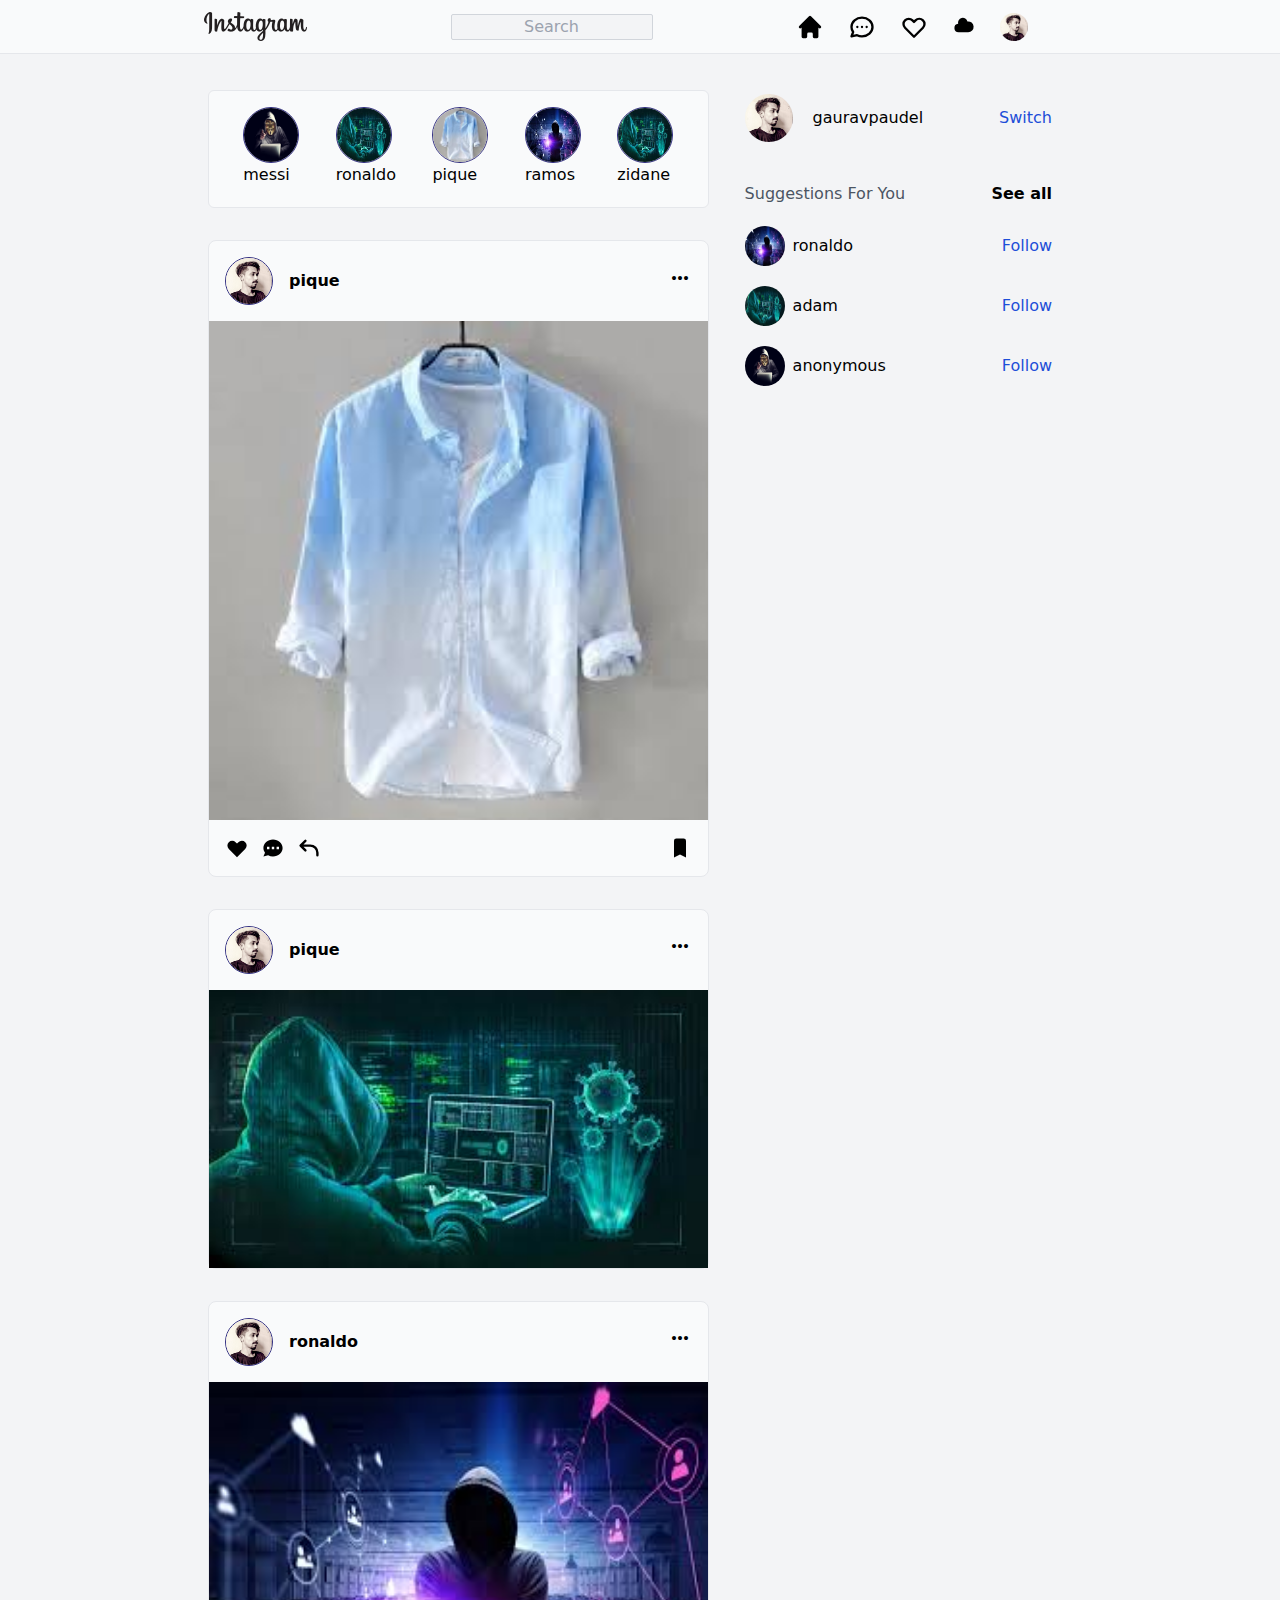
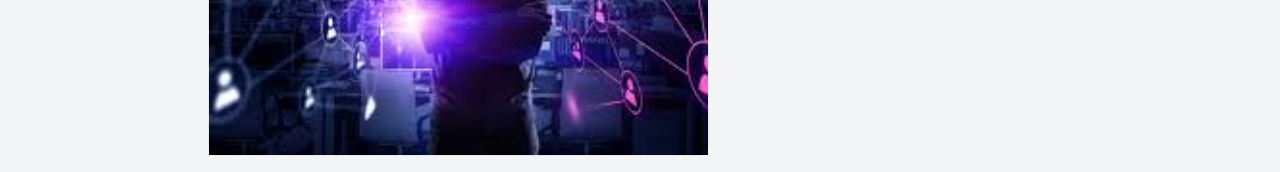
<file: index.html>
<!DOCTYPE html>
<html lang="en">
<head>
    <meta charset="UTF-8">
    <meta name="viewport" content="width=device-width, initial-scale=1.0">
    <title>Document</title>
    <link rel="stylesheet" href="styles.css">
    <link href="https://fonts.googleapis.com/icon?family=Material+Icons" rel="stylesheet">
</head>
<body class="bg-gray-100 font-">
    <!-- navbar -->
    <div class="lg:flex flex-row items-center justify-between bg-gray-50 w-full h-full p-3 border-b">
        <a href="#" class="lg:ml-48 ml-2"><img src="img/instagram.png"></a>
        <form class="hidden lg:block">
            <input type="text" placeholder="Search" class="border border-gray-300 bg-gray-100 text-gray-500 text-center rounded-sm">
        </form>

        <div class="flex flex-row justify-between text-2xl">

            <a class="mr-6" href="#">
                <svg class="w-7 h-7" fill="currentColor" viewBox="0 0 20 20" xmlns="http://www.w3.org/2000/svg"><path d="M10.707 2.293a1 1 0 00-1.414 0l-7 7a1 1 0 001.414 1.414L4 10.414V17a1 1 0 001 1h2a1 1 0 001-1v-2a1 1 0 011-1h2a1 1 0 011 1v2a1 1 0 001 1h2a1 1 0 001-1v-6.586l.293.293a1 1 0 001.414-1.414l-7-7z"></path></svg>
            </a>

            <a class="mr-6" href="#">
                <svg class="w-7 h-7" fill="none" stroke="currentColor" viewBox="0 0 24 24" xmlns="http://www.w3.org/2000/svg"><path stroke-linecap="round" stroke-linejoin="round" stroke-width="2" d="M8 12h.01M12 12h.01M16 12h.01M21 12c0 4.418-4.03 8-9 8a9.863 9.863 0 01-4.255-.949L3 20l1.395-3.72C3.512 15.042 3 13.574 3 12c0-4.418 4.03-8 9-8s9 3.582 9 8z"></path></svg>
            </a>

            <a class="mr-6" href="#">
                <svg class="w-7 h-7" fill="none" stroke="currentColor" viewBox="0 0 24 24" xmlns="http://www.w3.org/2000/svg"><path stroke-linecap="round" stroke-linejoin="round" stroke-width="2" d="M4.318 6.318a4.5 4.5 0 000 6.364L12 20.364l7.682-7.682a4.5 4.5 0 00-6.364-6.364L12 7.636l-1.318-1.318a4.5 4.5 0 00-6.364 0z"></path></svg>
            </a>
            <a class="mr-6" href="#">
                <svg class="w-6 h-6" fill="currentColor" viewBox="0 0 20 20" xmlns="http://www.w3.org/2000/svg"><path d="M5.5 16a3.5 3.5 0 01-.369-6.98 4 4 0 117.753-1.977A4.5 4.5 0 1113.5 16h-8z"></path></svg>
            </a>
            <a class="mr-60" href="profile.html">
                   <img src="img/headshot.jpg" class="rounded-full h-7 w-7">    
            </a>
        </div>
    </div>
    <div class="lg:flex ">
        <!-- content wrapper -->
        <div class="h-full w-full lg:w-2/3 lg:pl-48 pt-5">
            <!-- left side -->
            <div class="flex flex-col">
                <!-- stories -->
                <div class="border rounded-md m-4 pb-5 flex items-center justify-around bg-gray-50 p-4">
                    <div class="">
                        <a href="#">
                            <img class="h-14 w-14 rounded-full border border-indigo-900" src="img/hacker2.jpg">
                            <p>messi</p>
                        </a>
                    </div>
                    <div class="">
                        <a href="#">
                            <img class="h-14 w-14 rounded-full border border-indigo-900" src="img/hacker3.jpg">
                            <p>ronaldo</p>
                        </a>
                    </div>
                    <div class="">
                        <a href="#">
                            <img class="h-14 w-14 rounded-full border border-indigo-900" src="img/shirt.jpg">
                            <p>pique</p>
                        </a>
                    </div>
                    <div class="">
                        <a href="#">
                            <img class="h-14 w-14 rounded-full border border-indigo-900" src="img/hacker1.jpg">
                            <p>ramos</p>
                        </a>
                    </div>
                    <div class="">
                        <a href="#">
                            <img class="h-14 w-14 rounded-full border border-indigo-900" src="img/hacker3.jpg">
                            <p>zidane</p>
                        </a>
                    </div>
                </div>

                <div class="flex flex-col bg-gray-50 border rounded-lg m-4">
                    <!-- posts-->
                    <div class="flex items-center justify-between m-4">
                        <div class="flex items-center">
                            <a href="#">
                                <img class="h-12 w-12 rounded-full border border-indigo-900" src="img/headshot.jpg">
                            </a>
                            <p class="ml-4 font-semibold">pique</p>
                            
                        </div>
                        <div>
                            <a href=""><span class="material-icons">more_horiz</span></a>
                        </div>
                    </div>
                    <div>
                        <img src="img/shirt.jpg" class="w-full h-full">
                    </div>
                    <div class="flex items-center justify-between m-4">
                        <div class="flex items-center">
                            <a href="#"><svg class="w-6 h-6 mr-3" fill="currentColor" viewBox="0 0 20 20" xmlns="http://www.w3.org/2000/svg"><path fill-rule="evenodd" d="M3.172 5.172a4 4 0 015.656 0L10 6.343l1.172-1.171a4 4 0 115.656 5.656L10 17.657l-6.828-6.829a4 4 0 010-5.656z" clip-rule="evenodd"></path></svg></a>
                            <a href="#"><svg class="w-6 h-6 mr-3 " fill="currentColor" viewBox="0 0 20 20" xmlns="http://www.w3.org/2000/svg"><path fill-rule="evenodd" d="M18 10c0 3.866-3.582 7-8 7a8.841 8.841 0 01-4.083-.98L2 17l1.338-3.123C2.493 12.767 2 11.434 2 10c0-3.866 3.582-7 8-7s8 3.134 8 7zM7 9H5v2h2V9zm8 0h-2v2h2V9zM9 9h2v2H9V9z" clip-rule="evenodd"></path></svg></a>
                            <a href="#"><svg class="w-6 h-6" fill="currentColor" viewBox="0 0 20 20" xmlns="http://www.w3.org/2000/svg"><path fill-rule="evenodd" d="M7.707 3.293a1 1 0 010 1.414L5.414 7H11a7 7 0 017 7v2a1 1 0 11-2 0v-2a5 5 0 00-5-5H5.414l2.293 2.293a1 1 0 11-1.414 1.414l-4-4a1 1 0 010-1.414l4-4a1 1 0 011.414 0z" clip-rule="evenodd"></path></svg></a>
                        </div>
                        <div>
                            <a href="#"> <svg class="w-6 h-6" fill="currentColor" viewBox="0 0 20 20" xmlns="http://www.w3.org/2000/svg"><path d="M5 4a2 2 0 012-2h6a2 2 0 012 2v14l-5-2.5L5 18V4z"></path></svg></a>
                        </div>
                    </div>
                </div>

                <div class="bg-gray-50 border  rounded-lg m-4">
                    <!-- posts-->
                    <div class="flex items-center justify-between m-4">
                        <div class="flex items-center">
                            <a href="#">
                                <img class="h-12 w-12 rounded-full border border-indigo-900" src="img/headshot.jpg">
                            </a>
                            <p class="ml-4 font-semibold">pique</p>
                            
                        </div>
                        <div>
                            <a href=""><span class="material-icons">more_horiz</span></a>
                        </div>
                    </div>
                    <div>
                        <img src="img/hacker3.jpg" class="h-full w-full">
                    </div>

                </div>

                <div class="bg-gray-50 border rounded-lg m-4">
                    <!-- posts-->
                    <div class="flex items-center justify-between m-4">
                        <div class="flex items-center">
                            <a href="#">
                                <img class="h-12 w-12 rounded-full border border-indigo-900" src="img/headshot.jpg">
                            </a>
                            <p class="ml-4 font-semibold">ronaldo</p>
                            
                        </div>
                        <div>
                            <a href=""><span class="material-icons">more_horiz</span></a>
                        </div>
                    </div>
                    <div>
                        <img src="img/hacker1.jpg" class="h-full w-full">
                    </div>

                </div>

            </div>

        </div>
        
        <!-- right side -->
        <div class="hidden lg:flex flex-col h-full w-1/2 m-5 pt-5">
            <div class="flex items-center justify-between">
                <div class="flex items-center">
                    <img src="img/headshot.jpg" class="h-12 w-12 rounded-full">
                    <p class="ml-5">gauravpaudel</p>
                </div>
                <a href="#" class="mr-52 text-blue-700">Switch</a>
            </div>
            
            <div class="flex items-center justify-between pt-10">
                <p class="text-gray-600">Suggestions For You</p>
                <a href="#" class="mr-52 font-semibold">See all</a>
            </div>

            <div class="flex items-center justify-between mr-52 mt-5">
                <div class="flex items-center">
                    <img src="img/hacker1.jpg" class="h-10 w-10 rounded-full">
                    <a class="ml-2" href="#">ronaldo</a>
                </div>
                <a class="text-blue-700" href="#">Follow</a>
            </div>
            <div class="flex items-center justify-between mr-52 mt-5">
                <div class="flex items-center">
                    <img src="img/hacker3.jpg" class="h-10 w-10 rounded-full">
                    <a class="ml-2" href="#">adam</a>
                </div>
                <a class="text-blue-700" href="#">Follow</a>
            </div>
            <div class="flex items-center justify-between mr-52 mt-5">
                <div class="flex items-center">
                    <img src="img/hacker2.jpg" class="h-10 w-10 rounded-full">
                    <a class="ml-2" href="#">anonymous</a>
                </div>
                <a class="text-blue-700" href="#">Follow</a>
            </div>

        </div>
    </div>
</body>
</html>
</file>
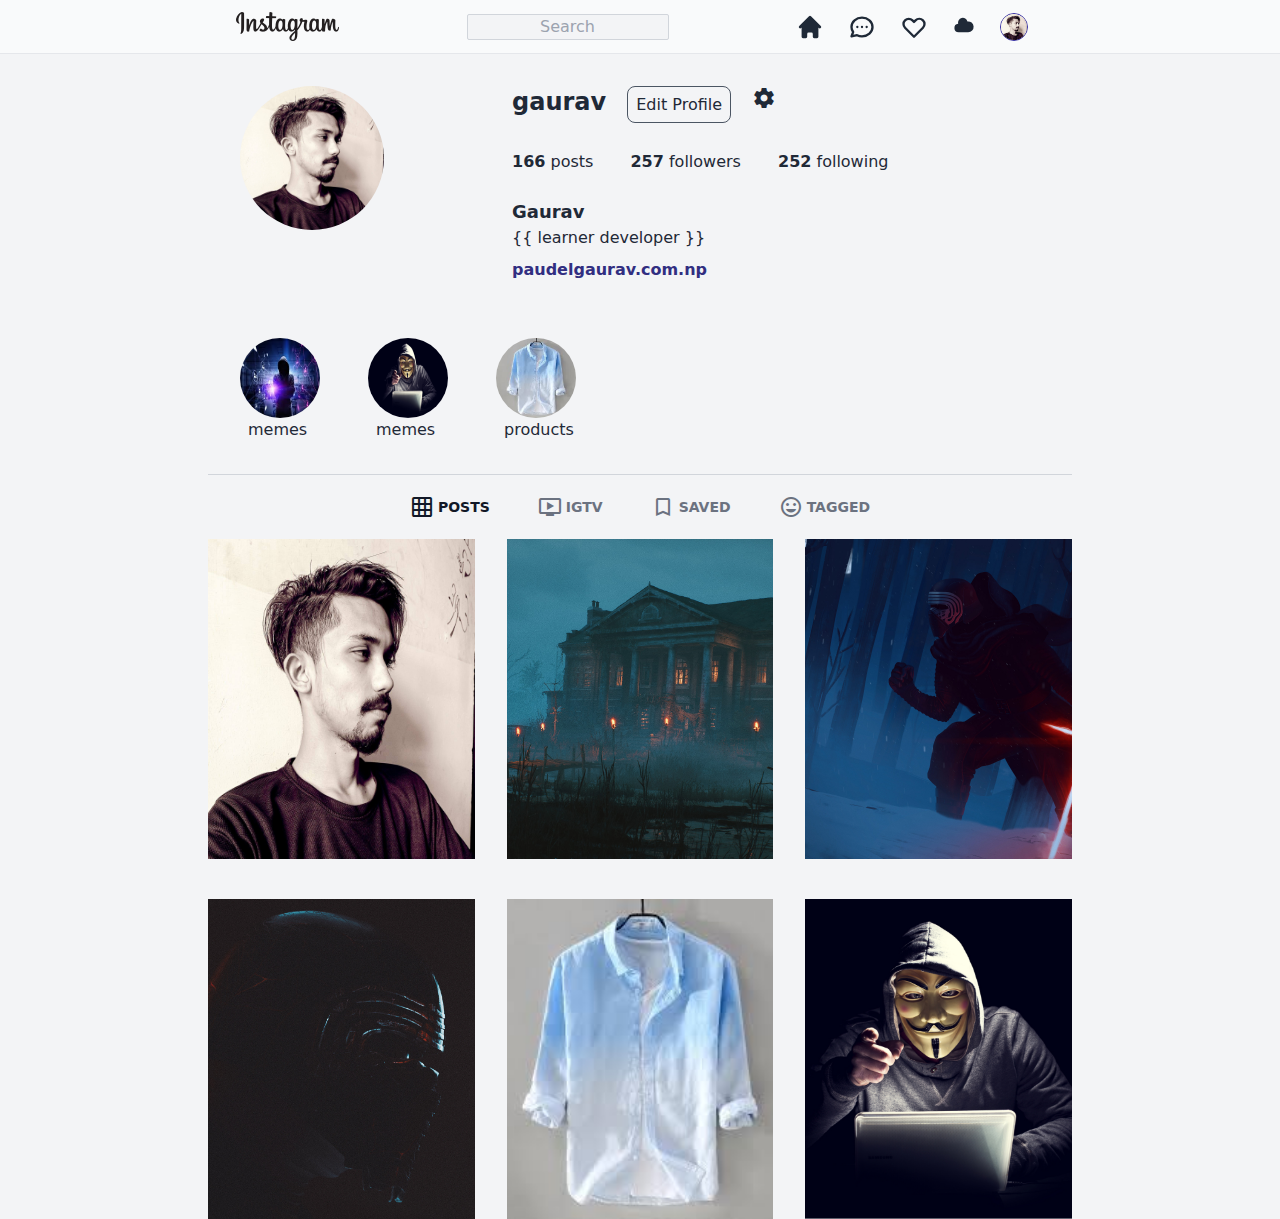
<file: profile.html>
<!DOCTYPE html>
<html lang="en">
<head>
    <meta charset="UTF-8">
    <meta name="viewport" content="width=device-width, initial-scale=1.0">
    <title>gaurav.Instagram</title>
    <link rel="stylesheet" href="styles.css">
    <link href="https://fonts.googleapis.com/icon?family=Material+Icons" rel="stylesheet">
</head>
<body class="bg-gray-100 text-gray-800">
    <!--- navabar -->
    <div class="flex flex-row items-center justify-between bg-gray-50 w-full h-full p-3 border-b">
        <a href="#" class="ml-56"><img src="img/instagram.png"></a>
        <form>
            <input type="text" placeholder="Search" class="border border-gray-300 bg-gray-100 text-gray-500 text-center rounded-sm">
        </form>

        <div class="flex flex-row justify-between text-2xl">

            <a class="mr-6" href="index.html">
                <svg class="w-7 h-7" fill="currentColor" viewBox="0 0 20 20" xmlns="http://www.w3.org/2000/svg"><path d="M10.707 2.293a1 1 0 00-1.414 0l-7 7a1 1 0 001.414 1.414L4 10.414V17a1 1 0 001 1h2a1 1 0 001-1v-2a1 1 0 011-1h2a1 1 0 011 1v2a1 1 0 001 1h2a1 1 0 001-1v-6.586l.293.293a1 1 0 001.414-1.414l-7-7z"></path></svg>
            </a>

            <a class="mr-6" href="#">
                <svg class="w-7 h-7" fill="none" stroke="currentColor" viewBox="0 0 24 24" xmlns="http://www.w3.org/2000/svg"><path stroke-linecap="round" stroke-linejoin="round" stroke-width="2" d="M8 12h.01M12 12h.01M16 12h.01M21 12c0 4.418-4.03 8-9 8a9.863 9.863 0 01-4.255-.949L3 20l1.395-3.72C3.512 15.042 3 13.574 3 12c0-4.418 4.03-8 9-8s9 3.582 9 8z"></path></svg>
            </a>

            <a class="mr-6" href="#">
                <svg class="w-7 h-7" fill="none" stroke="currentColor" viewBox="0 0 24 24" xmlns="http://www.w3.org/2000/svg"><path stroke-linecap="round" stroke-linejoin="round" stroke-width="2" d="M4.318 6.318a4.5 4.5 0 000 6.364L12 20.364l7.682-7.682a4.5 4.5 0 00-6.364-6.364L12 7.636l-1.318-1.318a4.5 4.5 0 00-6.364 0z"></path></svg>
            </a>
            <a class="mr-6" href="#">
                <svg class="w-6 h-6" fill="currentColor" viewBox="0 0 20 20" xmlns="http://www.w3.org/2000/svg"><path d="M5.5 16a3.5 3.5 0 01-.369-6.98 4 4 0 117.753-1.977A4.5 4.5 0 1113.5 16h-8z"></path></svg>
            </a>
            <a class="mr-60" href="profile.html">
                   <img src="img/headshot.jpg" class="border border-indigo-800 rounded-full h-7 w-7">    
            </a>
        </div>
    </div>
    <!-- description with image-->
    <div class="flex">
        <div class="flex">
            <img src="img/headshot.jpg" class="h-36 w-36 ml-60 mt-8 rounded-full">
            
            <div class="ml-32 mt-8">
                <div>
                    <span class="font-semibold text-2xl">gaurav</span>
                    <a href="#" class="ml-4 border border-gray-600 p-2 rounded-lg hover:border-gray-900">Edit Profile</a>
                    <a href="#"><span class="material-icons ml-4">settings</span></a>
                </div>
                <div class="mt-8">
                    <span><strong>166</strong> posts</span>
                    <span class="ml-8"><strong>257</strong> followers</span>
                    <span class="ml-8"><strong>252</strong> following</span>
                </div>
                <p class="text-lg font-bold mt-6">Gaurav</p>
                <p>{{ learner developer }}</p>
                <p class="mt-2 text-indigo-900 font-semibold"><a href="#">paudelgaurav.com.np</a></p>

            </div>
        </div>
    </div>
    <!-- saved stories-->
    <div class="flex items-center p-4 ml-56 mt-10 space-x-12">
        <div class="">
            <a href="#">
                <img class="h-20 w-20 rounded-full" src="img/hacker1.jpg">
                <p class="ml-2">memes</p>
            </a>
        </div>
       
        <div class="">
            <a href="#">
                <img class="h-20 w-20 rounded-full" src="img/hacker2.jpg">
                <p class="ml-2">memes</p>
            </a>
        </div>
        <div class="">
            <a href="#">
                <img class="h-20 w-20 rounded-full" src="img/shirt.jpg">
                <p class="ml-2">products</p>
            </a>
        </div>
    </div>
    <!-- posts -->
    <div class="border-t border-gray-300 mx-52 mt-4 text-sm font-semibold">
        <div class="flex items-center justify-center space-x-12 my-5">
            <div class="flex items-center space-x-1 text-gray-900"><span class="material-icons">grid_on</span><a href="#">POSTS</a></div>
            <div class="flex items-center space-x-1 text-gray-500"><span class="material-icons">ondemand_video</span><a href="#">IGTV</a></div>
            <div class="flex items-center space-x-1 text-gray-500"><span class="material-icons">bookmark_border</span><a href="#">SAVED</a></div>
            <div class="flex items-center space-x-1 text-gray-500"><span class="material-icons">tag_faces</span><a href="#">TAGGED</a></div>
        </div>
        <div class="grid grid-cols-3 gap-x-8 gap-y-10">
            <div class=""><a href="#"><img class="w-96 h-80" src="img/headshot.jpg"></a></div>
            <div class=""><a href="#"><img class="w-96 h-80 object-cover" src="img/clinton-crumpler-highresscreenshot00006.jpg"></a></div>
            <div class="w-auto h-auto"><a href="#"><img class="w-96 h-80 object-cover" src="img/dimitri-le-roch-kylo-ren-dimz.jpg"></a></div>
            <div class="w-auto h-auto"><a href="#"><img class="w-96 h-80 object-cover" src="img/neon-gold-asset.jpg"></a></div>
            <div class="w-auto h-auto"><a href="#"><img class="w-96 h-80 object-cover" src="img/shirt.jpg"></a></div>
            <div class="w-auto h-auto"><a href="#"><img class="w-96 h-80 object-cover" src="img/hacker2.jpg"></a></div>
            
        </div>
    </div>
</body>
</html>
</file>
<file: styles.css>
/*! modern-normalize v1.0.0 | MIT License | https://github.com/sindresorhus/modern-normalize */

/*
Document
========
*/

/**
Use a better box model (opinionated).
*/

*,
*::before,
*::after {
  box-sizing: border-box;
}

/**
Use a more readable tab size (opinionated).
*/

:root {
  -moz-tab-size: 4;
  -o-tab-size: 4;
     tab-size: 4;
}

/**
1. Correct the line height in all browsers.
2. Prevent adjustments of font size after orientation changes in iOS.
*/

html {
  line-height: 1.15; /* 1 */
  -webkit-text-size-adjust: 100%; /* 2 */
}

/*
Sections
========
*/

/**
Remove the margin in all browsers.
*/

body {
  margin: 0;
}

/**
Improve consistency of default fonts in all browsers. (https://github.com/sindresorhus/modern-normalize/issues/3)
*/

body {
  font-family:
		system-ui,
		-apple-system, /* Firefox supports this but not yet `system-ui` */
		'Segoe UI',
		Roboto,
		Helvetica,
		Arial,
		sans-serif,
		'Apple Color Emoji',
		'Segoe UI Emoji';
}

/*
Grouping content
================
*/

/**
1. Add the correct height in Firefox.
2. Correct the inheritance of border color in Firefox. (https://bugzilla.mozilla.org/show_bug.cgi?id=190655)
*/

hr {
  height: 0; /* 1 */
  color: inherit; /* 2 */
}

/*
Text-level semantics
====================
*/

/**
Add the correct text decoration in Chrome, Edge, and Safari.
*/

abbr[title] {
  -webkit-text-decoration: underline dotted;
          text-decoration: underline dotted;
}

/**
Add the correct font weight in Edge and Safari.
*/

b,
strong {
  font-weight: bolder;
}

/**
1. Improve consistency of default fonts in all browsers. (https://github.com/sindresorhus/modern-normalize/issues/3)
2. Correct the odd 'em' font sizing in all browsers.
*/

code,
kbd,
samp,
pre {
  font-family:
		ui-monospace,
		SFMono-Regular,
		Consolas,
		'Liberation Mono',
		Menlo,
		monospace; /* 1 */
  font-size: 1em; /* 2 */
}

/**
Add the correct font size in all browsers.
*/

small {
  font-size: 80%;
}

/**
Prevent 'sub' and 'sup' elements from affecting the line height in all browsers.
*/

sub,
sup {
  font-size: 75%;
  line-height: 0;
  position: relative;
  vertical-align: baseline;
}

sub {
  bottom: -0.25em;
}

sup {
  top: -0.5em;
}

/*
Tabular data
============
*/

/**
1. Remove text indentation from table contents in Chrome and Safari. (https://bugs.chromium.org/p/chromium/issues/detail?id=999088, https://bugs.webkit.org/show_bug.cgi?id=201297)
2. Correct table border color inheritance in all Chrome and Safari. (https://bugs.chromium.org/p/chromium/issues/detail?id=935729, https://bugs.webkit.org/show_bug.cgi?id=195016)
*/

table {
  text-indent: 0; /* 1 */
  border-color: inherit; /* 2 */
}

/*
Forms
=====
*/

/**
1. Change the font styles in all browsers.
2. Remove the margin in Firefox and Safari.
*/

button,
input,
optgroup,
select,
textarea {
  font-family: inherit; /* 1 */
  font-size: 100%; /* 1 */
  line-height: 1.15; /* 1 */
  margin: 0; /* 2 */
}

/**
Remove the inheritance of text transform in Edge and Firefox.
1. Remove the inheritance of text transform in Firefox.
*/

button,
select { /* 1 */
  text-transform: none;
}

/**
Correct the inability to style clickable types in iOS and Safari.
*/

button,
[type='button'] {
  -webkit-appearance: button;
}

/**
Remove the inner border and padding in Firefox.
*/

/**
Restore the focus styles unset by the previous rule.
*/

/**
Remove the additional ':invalid' styles in Firefox.
See: https://github.com/mozilla/gecko-dev/blob/2f9eacd9d3d995c937b4251a5557d95d494c9be1/layout/style/res/forms.css#L728-L737
*/

/**
Remove the padding so developers are not caught out when they zero out 'fieldset' elements in all browsers.
*/

legend {
  padding: 0;
}

/**
Add the correct vertical alignment in Chrome and Firefox.
*/

progress {
  vertical-align: baseline;
}

/**
Correct the cursor style of increment and decrement buttons in Safari.
*/

/**
1. Correct the odd appearance in Chrome and Safari.
2. Correct the outline style in Safari.
*/

/**
Remove the inner padding in Chrome and Safari on macOS.
*/

/**
1. Correct the inability to style clickable types in iOS and Safari.
2. Change font properties to 'inherit' in Safari.
*/

/*
Interactive
===========
*/

/*
Add the correct display in Chrome and Safari.
*/

summary {
  display: list-item;
}

/**
 * Manually forked from SUIT CSS Base: https://github.com/suitcss/base
 * A thin layer on top of normalize.css that provides a starting point more
 * suitable for web applications.
 */

/**
 * Removes the default spacing and border for appropriate elements.
 */

blockquote,
dl,
dd,
h1,
h2,
h3,
h4,
h5,
h6,
hr,
figure,
p,
pre {
  margin: 0;
}

button {
  background-color: transparent;
  background-image: none;
}

/**
 * Work around a Firefox/IE bug where the transparent `button` background
 * results in a loss of the default `button` focus styles.
 */

button:focus {
  outline: 1px dotted;
  outline: 5px auto -webkit-focus-ring-color;
}

fieldset {
  margin: 0;
  padding: 0;
}

ol,
ul {
  list-style: none;
  margin: 0;
  padding: 0;
}

/**
 * Tailwind custom reset styles
 */

/**
 * 1. Use the user's configured `sans` font-family (with Tailwind's default
 *    sans-serif font stack as a fallback) as a sane default.
 * 2. Use Tailwind's default "normal" line-height so the user isn't forced
 *    to override it to ensure consistency even when using the default theme.
 */

html {
  font-family: ui-sans-serif, system-ui, -apple-system, BlinkMacSystemFont, "Segoe UI", Roboto, "Helvetica Neue", Arial, "Noto Sans", sans-serif, "Apple Color Emoji", "Segoe UI Emoji", "Segoe UI Symbol", "Noto Color Emoji"; /* 1 */
  line-height: 1.5; /* 2 */
}

/**
 * Inherit font-family and line-height from `html` so users can set them as
 * a class directly on the `html` element.
 */

body {
  font-family: inherit;
  line-height: inherit;
}

/**
 * 1. Prevent padding and border from affecting element width.
 *
 *    We used to set this in the html element and inherit from
 *    the parent element for everything else. This caused issues
 *    in shadow-dom-enhanced elements like <details> where the content
 *    is wrapped by a div with box-sizing set to `content-box`.
 *
 *    https://github.com/mozdevs/cssremedy/issues/4
 *
 *
 * 2. Allow adding a border to an element by just adding a border-width.
 *
 *    By default, the way the browser specifies that an element should have no
 *    border is by setting it's border-style to `none` in the user-agent
 *    stylesheet.
 *
 *    In order to easily add borders to elements by just setting the `border-width`
 *    property, we change the default border-style for all elements to `solid`, and
 *    use border-width to hide them instead. This way our `border` utilities only
 *    need to set the `border-width` property instead of the entire `border`
 *    shorthand, making our border utilities much more straightforward to compose.
 *
 *    https://github.com/tailwindcss/tailwindcss/pull/116
 */

*,
::before,
::after {
  box-sizing: border-box; /* 1 */
  border-width: 0; /* 2 */
  border-style: solid; /* 2 */
  border-color: #e5e7eb; /* 2 */
}

/*
 * Ensure horizontal rules are visible by default
 */

hr {
  border-top-width: 1px;
}

/**
 * Undo the `border-style: none` reset that Normalize applies to images so that
 * our `border-{width}` utilities have the expected effect.
 *
 * The Normalize reset is unnecessary for us since we default the border-width
 * to 0 on all elements.
 *
 * https://github.com/tailwindcss/tailwindcss/issues/362
 */

img {
  border-style: solid;
}

textarea {
  resize: vertical;
}

input::-moz-placeholder, textarea::-moz-placeholder {
  color: #9ca3af;
}

input:-ms-input-placeholder, textarea:-ms-input-placeholder {
  color: #9ca3af;
}

input::placeholder,
textarea::placeholder {
  color: #9ca3af;
}

button {
  cursor: pointer;
}

table {
  border-collapse: collapse;
}

h1,
h2,
h3,
h4,
h5,
h6 {
  font-size: inherit;
  font-weight: inherit;
}

/**
 * Reset links to optimize for opt-in styling instead of
 * opt-out.
 */

a {
  color: inherit;
  text-decoration: inherit;
}

/**
 * Reset form element properties that are easy to forget to
 * style explicitly so you don't inadvertently introduce
 * styles that deviate from your design system. These styles
 * supplement a partial reset that is already applied by
 * normalize.css.
 */

button,
input,
optgroup,
select,
textarea {
  padding: 0;
  line-height: inherit;
  color: inherit;
}

/**
 * Use the configured 'mono' font family for elements that
 * are expected to be rendered with a monospace font, falling
 * back to the system monospace stack if there is no configured
 * 'mono' font family.
 */

pre,
code,
kbd,
samp {
  font-family: ui-monospace, SFMono-Regular, Menlo, Monaco, Consolas, "Liberation Mono", "Courier New", monospace;
}

/**
 * Make replaced elements `display: block` by default as that's
 * the behavior you want almost all of the time. Inspired by
 * CSS Remedy, with `svg` added as well.
 *
 * https://github.com/mozdevs/cssremedy/issues/14
 */

img,
svg,
video,
canvas,
audio,
iframe,
embed,
object {
  display: block;
  vertical-align: middle;
}

/**
 * Constrain images and videos to the parent width and preserve
 * their instrinsic aspect ratio.
 *
 * https://github.com/mozdevs/cssremedy/issues/14
 */

img,
video {
  max-width: 100%;
  height: auto;
}

.space-x-1 > :not([hidden]) ~ :not([hidden]) {
  --tw-space-x-reverse: 0;
  margin-right: calc(0.25rem * var(--tw-space-x-reverse));
  margin-left: calc(0.25rem * calc(1 - var(--tw-space-x-reverse)));
}

.space-x-12 > :not([hidden]) ~ :not([hidden]) {
  --tw-space-x-reverse: 0;
  margin-right: calc(3rem * var(--tw-space-x-reverse));
  margin-left: calc(3rem * calc(1 - var(--tw-space-x-reverse)));
}

.bg-gray-50 {
  --tw-bg-opacity: 1;
  background-color: rgba(249, 250, 251, var(--tw-bg-opacity));
}

.bg-gray-100 {
  --tw-bg-opacity: 1;
  background-color: rgba(243, 244, 246, var(--tw-bg-opacity));
}

.border-gray-300 {
  --tw-border-opacity: 1;
  border-color: rgba(209, 213, 219, var(--tw-border-opacity));
}

.border-gray-600 {
  --tw-border-opacity: 1;
  border-color: rgba(75, 85, 99, var(--tw-border-opacity));
}

.border-indigo-800 {
  --tw-border-opacity: 1;
  border-color: rgba(55, 48, 163, var(--tw-border-opacity));
}

.border-indigo-900 {
  --tw-border-opacity: 1;
  border-color: rgba(49, 46, 129, var(--tw-border-opacity));
}

.hover\:border-gray-900:hover {
  --tw-border-opacity: 1;
  border-color: rgba(17, 24, 39, var(--tw-border-opacity));
}

.rounded-sm {
  border-radius: 0.125rem;
}

.rounded-md {
  border-radius: 0.375rem;
}

.rounded-lg {
  border-radius: 0.5rem;
}

.rounded-full {
  border-radius: 9999px;
}

.border {
  border-width: 1px;
}

.border-t {
  border-top-width: 1px;
}

.border-b {
  border-bottom-width: 1px;
}

.flex {
  display: flex;
}

.table {
  display: table;
}

.grid {
  display: grid;
}

.hidden {
  display: none;
}

.flex-row {
  flex-direction: row;
}

.flex-col {
  flex-direction: column;
}

.items-center {
  align-items: center;
}

.justify-center {
  justify-content: center;
}

.justify-between {
  justify-content: space-between;
}

.justify-around {
  justify-content: space-around;
}

.font-semibold {
  font-weight: 600;
}

.font-bold {
  font-weight: 700;
}

.h-6 {
  height: 1.5rem;
}

.h-7 {
  height: 1.75rem;
}

.h-10 {
  height: 2.5rem;
}

.h-12 {
  height: 3rem;
}

.h-14 {
  height: 3.5rem;
}

.h-20 {
  height: 5rem;
}

.h-36 {
  height: 9rem;
}

.h-80 {
  height: 20rem;
}

.h-auto {
  height: auto;
}

.h-full {
  height: 100%;
}

.text-sm {
  font-size: 0.875rem;
  line-height: 1.25rem;
}

.text-lg {
  font-size: 1.125rem;
  line-height: 1.75rem;
}

.text-2xl {
  font-size: 1.5rem;
  line-height: 2rem;
}

.m-4 {
  margin: 1rem;
}

.m-5 {
  margin: 1.25rem;
}

.my-5 {
  margin-top: 1.25rem;
  margin-bottom: 1.25rem;
}

.mx-52 {
  margin-left: 13rem;
  margin-right: 13rem;
}

.mt-2 {
  margin-top: 0.5rem;
}

.ml-2 {
  margin-left: 0.5rem;
}

.mr-3 {
  margin-right: 0.75rem;
}

.mt-4 {
  margin-top: 1rem;
}

.ml-4 {
  margin-left: 1rem;
}

.mt-5 {
  margin-top: 1.25rem;
}

.ml-5 {
  margin-left: 1.25rem;
}

.mt-6 {
  margin-top: 1.5rem;
}

.mr-6 {
  margin-right: 1.5rem;
}

.mt-8 {
  margin-top: 2rem;
}

.ml-8 {
  margin-left: 2rem;
}

.mt-10 {
  margin-top: 2.5rem;
}

.ml-32 {
  margin-left: 8rem;
}

.mr-52 {
  margin-right: 13rem;
}

.ml-56 {
  margin-left: 14rem;
}

.mr-60 {
  margin-right: 15rem;
}

.ml-60 {
  margin-left: 15rem;
}

.object-cover {
  -o-object-fit: cover;
     object-fit: cover;
}

.p-2 {
  padding: 0.5rem;
}

.p-3 {
  padding: 0.75rem;
}

.p-4 {
  padding: 1rem;
}

.pt-5 {
  padding-top: 1.25rem;
}

.pb-5 {
  padding-bottom: 1.25rem;
}

.pt-10 {
  padding-top: 2.5rem;
}

* {
  --tw-shadow: 0 0 #0000;
}

* {
  --tw-ring-inset: var(--tw-empty,/*!*/ /*!*/);
  --tw-ring-offset-width: 0px;
  --tw-ring-offset-color: #fff;
  --tw-ring-color: rgba(59, 130, 246, 0.5);
  --tw-ring-offset-shadow: 0 0 #0000;
  --tw-ring-shadow: 0 0 #0000;
}

.text-center {
  text-align: center;
}

.text-gray-500 {
  --tw-text-opacity: 1;
  color: rgba(107, 114, 128, var(--tw-text-opacity));
}

.text-gray-600 {
  --tw-text-opacity: 1;
  color: rgba(75, 85, 99, var(--tw-text-opacity));
}

.text-gray-800 {
  --tw-text-opacity: 1;
  color: rgba(31, 41, 55, var(--tw-text-opacity));
}

.text-gray-900 {
  --tw-text-opacity: 1;
  color: rgba(17, 24, 39, var(--tw-text-opacity));
}

.text-blue-700 {
  --tw-text-opacity: 1;
  color: rgba(29, 78, 216, var(--tw-text-opacity));
}

.text-indigo-900 {
  --tw-text-opacity: 1;
  color: rgba(49, 46, 129, var(--tw-text-opacity));
}

.w-6 {
  width: 1.5rem;
}

.w-7 {
  width: 1.75rem;
}

.w-10 {
  width: 2.5rem;
}

.w-12 {
  width: 3rem;
}

.w-14 {
  width: 3.5rem;
}

.w-20 {
  width: 5rem;
}

.w-36 {
  width: 9rem;
}

.w-96 {
  width: 24rem;
}

.w-auto {
  width: auto;
}

.w-1\/2 {
  width: 50%;
}

.w-full {
  width: 100%;
}

.gap-x-8 {
  -moz-column-gap: 2rem;
       column-gap: 2rem;
}

.gap-y-10 {
  row-gap: 2.5rem;
}

.grid-cols-3 {
  grid-template-columns: repeat(3, minmax(0, 1fr));
}

@-webkit-keyframes spin {
  to {
    transform: rotate(360deg);
  }
}

@keyframes spin {
  to {
    transform: rotate(360deg);
  }
}

@-webkit-keyframes ping {
  75%, 100% {
    transform: scale(2);
    opacity: 0;
  }
}

@keyframes ping {
  75%, 100% {
    transform: scale(2);
    opacity: 0;
  }
}

@-webkit-keyframes pulse {
  50% {
    opacity: .5;
  }
}

@keyframes pulse {
  50% {
    opacity: .5;
  }
}

@-webkit-keyframes bounce {
  0%, 100% {
    transform: translateY(-25%);
    -webkit-animation-timing-function: cubic-bezier(0.8,0,1,1);
            animation-timing-function: cubic-bezier(0.8,0,1,1);
  }

  50% {
    transform: none;
    -webkit-animation-timing-function: cubic-bezier(0,0,0.2,1);
            animation-timing-function: cubic-bezier(0,0,0.2,1);
  }
}

@keyframes bounce {
  0%, 100% {
    transform: translateY(-25%);
    -webkit-animation-timing-function: cubic-bezier(0.8,0,1,1);
            animation-timing-function: cubic-bezier(0.8,0,1,1);
  }

  50% {
    transform: none;
    -webkit-animation-timing-function: cubic-bezier(0,0,0.2,1);
            animation-timing-function: cubic-bezier(0,0,0.2,1);
  }
}

@media (min-width: 640px) {
}

@media (min-width: 768px) {
}

@media (min-width: 1024px) {
  .lg\:block {
    display: block;
  }

  .lg\:flex {
    display: flex;
  }

  .lg\:ml-48 {
    margin-left: 12rem;
  }

  .lg\:pl-48 {
    padding-left: 12rem;
  }

  .lg\:w-2\/3 {
    width: 66.666667%;
  }
}

@media (min-width: 1280px) {
}

@media (min-width: 1536px) {
}
</file>
